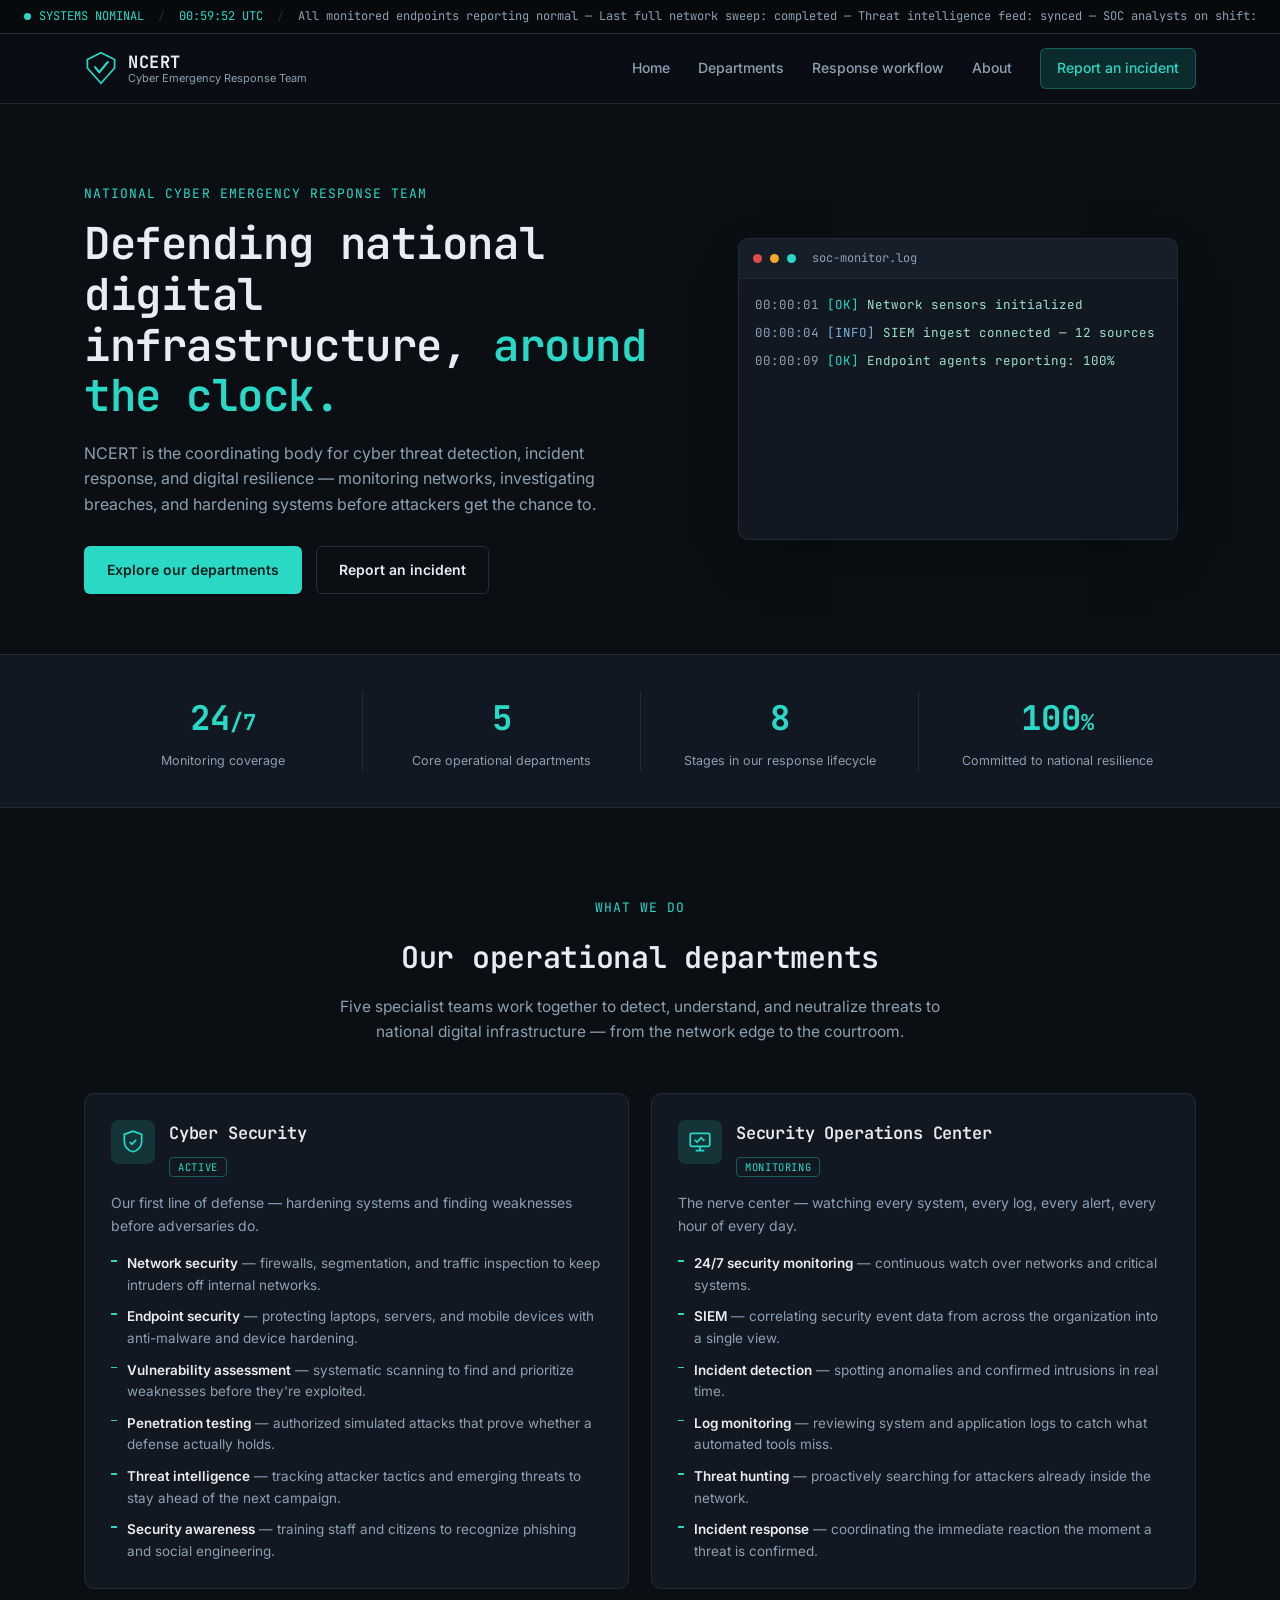
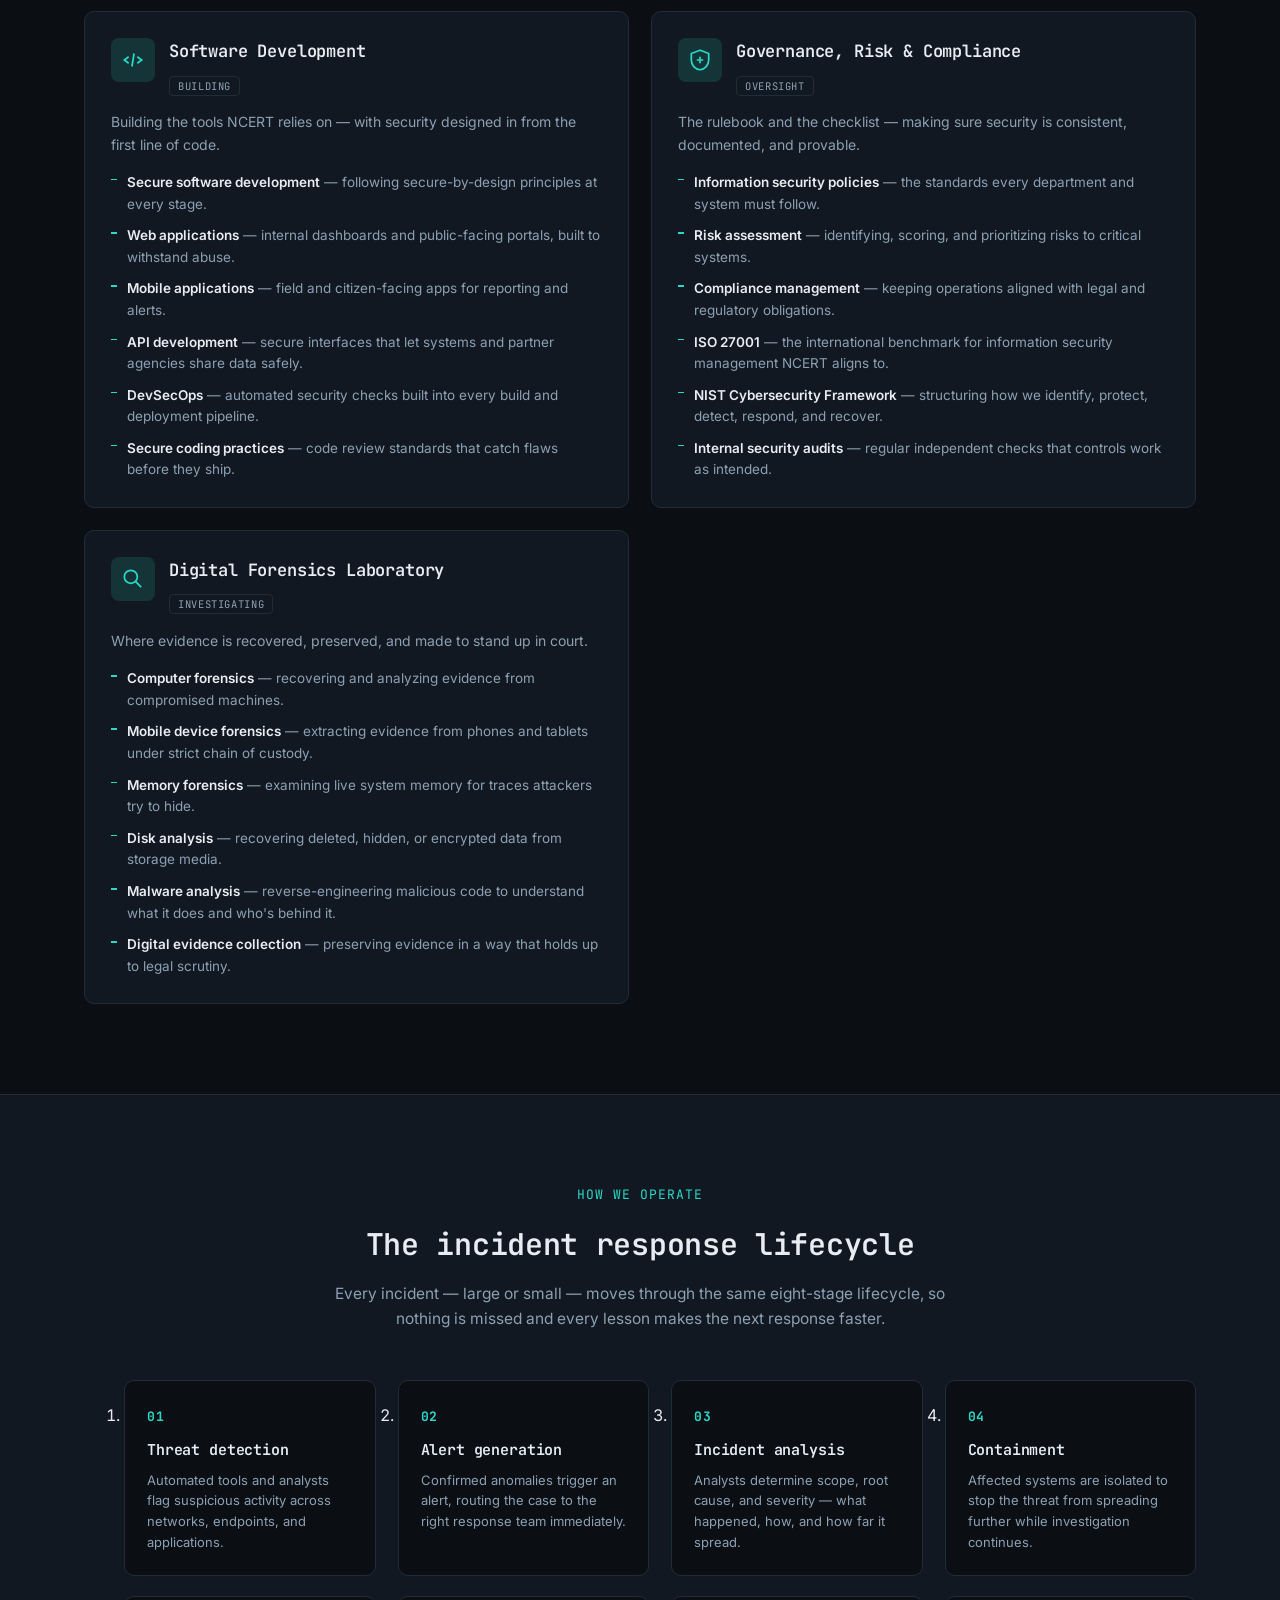
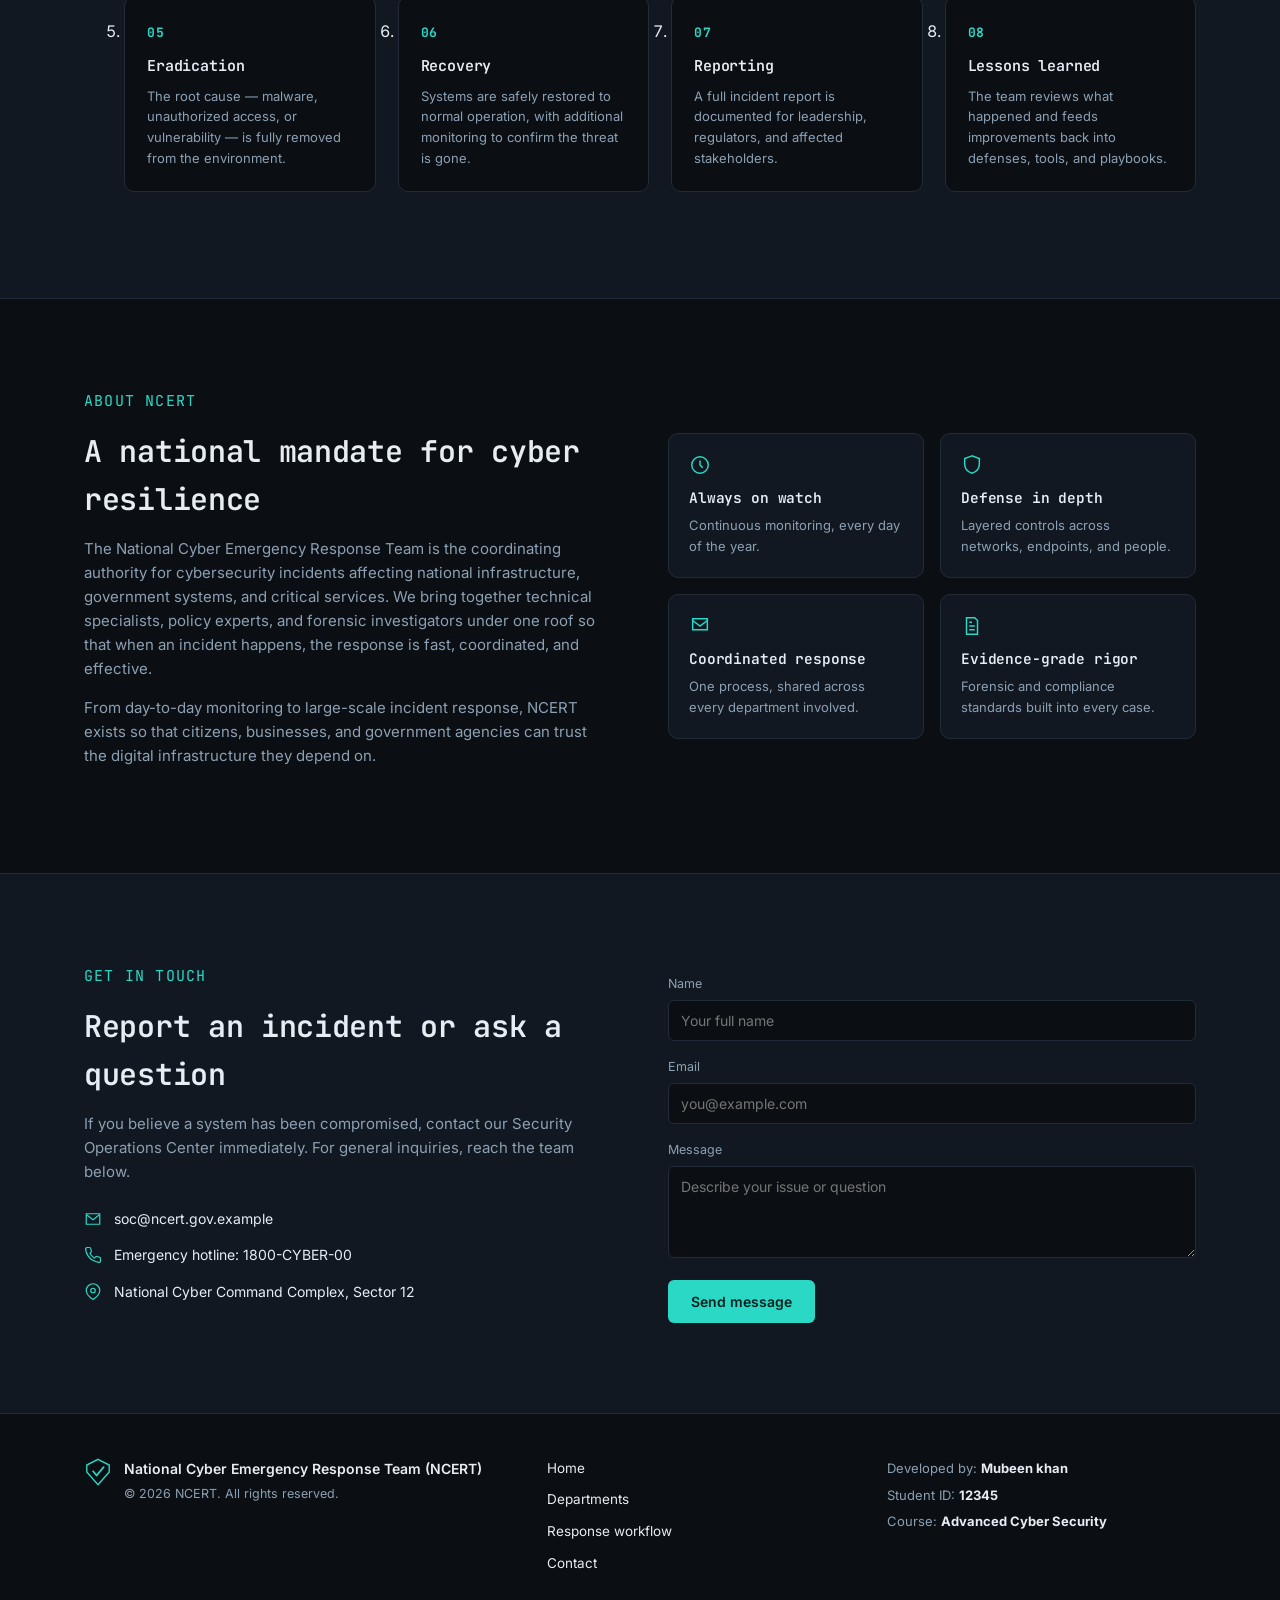
<file: files/index.html>
<!DOCTYPE html>
<html lang="en">
<head>
<meta charset="UTF-8">
<meta name="viewport" content="width=device-width, initial-scale=1.0">
<title>NCERT — National Cyber Emergency Response Team</title>
<meta name="description" content="National Cyber Emergency Response Team — protecting critical infrastructure through monitoring, response, and resilience.">
<link rel="preconnect" href="https://fonts.googleapis.com">
<link rel="preconnect" href="https://fonts.gstatic.com" crossorigin>
<link href="https://fonts.googleapis.com/css2?family=JetBrains+Mono:wght@400;500;600;700&family=Inter:wght@400;500;600;700;800&display=swap" rel="stylesheet">
<link rel="stylesheet" href="style.css">
</head>
<body>

<!-- STATUS STRIP -->
<div class="status-strip">
  <div class="status-strip__inner">
    <span class="status-strip__item"><span class="pulse-dot"></span>SYSTEMS NOMINAL</span>
    <span class="status-strip__sep">/</span>
    <span class="status-strip__item" id="clock">--:--:-- UTC</span>
    <span class="status-strip__sep">/</span>
    <span class="status-strip__ticker-wrap"><span class="status-strip__ticker" id="ticker"></span></span>
  </div>
</div>

<!-- HEADER / NAV -->
<header class="site-header" id="top">
  <div class="container header__inner">
    <a href="#top" class="brand">
      <span class="brand__mark" aria-hidden="true">
        <svg viewBox="0 0 40 40" width="34" height="34">
          <polygon points="20,2 36,10 36,20 20,38 4,20 4,10" fill="none" stroke="currentColor" stroke-width="2"/>
          <path d="M13 19 L18 25 L28 13" fill="none" stroke="currentColor" stroke-width="2.5" stroke-linecap="round" stroke-linejoin="round"/>
        </svg>
      </span>
      <span class="brand__text">
        <span class="brand__title">NCERT</span>
        <span class="brand__subtitle">Cyber Emergency Response Team</span>
      </span>
    </a>

    <button class="nav-toggle" id="navToggle" aria-label="Toggle navigation" aria-expanded="false">
      <span></span><span></span><span></span>
    </button>

    <nav class="site-nav" id="siteNav">
      <a href="#home">Home</a>
      <a href="#departments">Departments</a>
      <a href="#workflow">Response workflow</a>
      <a href="#about">About</a>
      <a href="#contact" class="site-nav__cta">Report an incident</a>
    </nav>
  </div>
</header>

<!-- HERO -->
<section class="hero" id="home">
  <div class="container hero__inner">
    <div class="hero__copy">
      <p class="eyebrow">National Cyber Emergency Response Team</p>
      <h1>Defending national digital infrastructure, <span class="hero__accent">around the clock.</span></h1>
      <p class="hero__lead">
        NCERT is the coordinating body for cyber threat detection, incident response, and digital
        resilience — monitoring networks, investigating breaches, and hardening systems before
        attackers get the chance to.
      </p>
      <div class="hero__actions">
        <a href="#departments" class="btn btn--primary">Explore our departments</a>
        <a href="#contact" class="btn btn--ghost">Report an incident</a>
      </div>
    </div>

    <div class="hero__panel" aria-hidden="true">
      <div class="console">
        <div class="console__bar">
          <span class="console__dot console__dot--red"></span>
          <span class="console__dot console__dot--amber"></span>
          <span class="console__dot console__dot--green"></span>
          <span class="console__title">soc-monitor.log</span>
        </div>
        <div class="console__body" id="consoleBody"></div>
      </div>
    </div>
  </div>
</section>

<!-- STAT STRIP -->
<section class="stats">
  <div class="container stats__grid">
    <div class="stat">
      <span class="stat__num" data-count="24">0</span><span class="stat__unit">/7</span>
      <span class="stat__label">Monitoring coverage</span>
    </div>
    <div class="stat">
      <span class="stat__num" data-count="5">0</span>
      <span class="stat__label">Core operational departments</span>
    </div>
    <div class="stat">
      <span class="stat__num" data-count="8">0</span>
      <span class="stat__label">Stages in our response lifecycle</span>
    </div>
    <div class="stat">
      <span class="stat__num" data-count="100">0</span><span class="stat__unit">%</span>
      <span class="stat__label">Committed to national resilience</span>
    </div>
  </div>
</section>

<!-- DEPARTMENTS -->
<section class="departments" id="departments">
  <div class="container">
    <p class="eyebrow eyebrow--center">What we do</p>
    <h2 class="section-title">Our operational departments</h2>
    <p class="section-lead">
      Five specialist teams work together to detect, understand, and neutralize threats to
      national digital infrastructure — from the network edge to the courtroom.
    </p>

    <div class="dept-grid">

      <article class="dept-card" id="dept-cybersecurity">
        <div class="dept-card__head">
          <span class="dept-card__icon" aria-hidden="true">
            <svg viewBox="0 0 24 24" width="26" height="26" fill="none" stroke="currentColor" stroke-width="1.6"><path d="M12 2 4 5v6c0 5 3.4 8.7 8 10 4.6-1.3 8-5 8-10V5l-8-3Z"/><path d="m9 12 2 2 4-4"/></svg>
          </span>
          <div>
            <h3>Cyber Security</h3>
            <span class="dept-card__tag dept-card__tag--active">ACTIVE</span>
          </div>
        </div>
        <p class="dept-card__desc">Our first line of defense — hardening systems and finding weaknesses before adversaries do.</p>
        <ul class="dept-card__list">
          <li><strong>Network security</strong> — firewalls, segmentation, and traffic inspection to keep intruders off internal networks.</li>
          <li><strong>Endpoint security</strong> — protecting laptops, servers, and mobile devices with anti-malware and device hardening.</li>
          <li><strong>Vulnerability assessment</strong> — systematic scanning to find and prioritize weaknesses before they're exploited.</li>
          <li><strong>Penetration testing</strong> — authorized simulated attacks that prove whether a defense actually holds.</li>
          <li><strong>Threat intelligence</strong> — tracking attacker tactics and emerging threats to stay ahead of the next campaign.</li>
          <li><strong>Security awareness</strong> — training staff and citizens to recognize phishing and social engineering.</li>
        </ul>
      </article>

      <article class="dept-card" id="dept-soc">
        <div class="dept-card__head">
          <span class="dept-card__icon" aria-hidden="true">
            <svg viewBox="0 0 24 24" width="26" height="26" fill="none" stroke="currentColor" stroke-width="1.6"><rect x="3" y="4" width="18" height="12" rx="1.5"/><path d="M8 20h8M12 16v4"/><path d="m7 10 2.5 2L13 8l3 3"/></svg>
          </span>
          <div>
            <h3>Security Operations Center</h3>
            <span class="dept-card__tag dept-card__tag--active">MONITORING</span>
          </div>
        </div>
        <p class="dept-card__desc">The nerve center — watching every system, every log, every alert, every hour of every day.</p>
        <ul class="dept-card__list">
          <li><strong>24/7 security monitoring</strong> — continuous watch over networks and critical systems.</li>
          <li><strong>SIEM</strong> — correlating security event data from across the organization into a single view.</li>
          <li><strong>Incident detection</strong> — spotting anomalies and confirmed intrusions in real time.</li>
          <li><strong>Log monitoring</strong> — reviewing system and application logs to catch what automated tools miss.</li>
          <li><strong>Threat hunting</strong> — proactively searching for attackers already inside the network.</li>
          <li><strong>Incident response</strong> — coordinating the immediate reaction the moment a threat is confirmed.</li>
        </ul>
      </article>

      <article class="dept-card" id="dept-devsec">
        <div class="dept-card__head">
          <span class="dept-card__icon" aria-hidden="true">
            <svg viewBox="0 0 24 24" width="26" height="26" fill="none" stroke="currentColor" stroke-width="1.6"><path d="m8 9-4 3 4 3M16 9l4 3-4 3M13 6l-2 12"/></svg>
          </span>
          <div>
            <h3>Software Development</h3>
            <span class="dept-card__tag">BUILDING</span>
          </div>
        </div>
        <p class="dept-card__desc">Building the tools NCERT relies on — with security designed in from the first line of code.</p>
        <ul class="dept-card__list">
          <li><strong>Secure software development</strong> — following secure-by-design principles at every stage.</li>
          <li><strong>Web applications</strong> — internal dashboards and public-facing portals, built to withstand abuse.</li>
          <li><strong>Mobile applications</strong> — field and citizen-facing apps for reporting and alerts.</li>
          <li><strong>API development</strong> — secure interfaces that let systems and partner agencies share data safely.</li>
          <li><strong>DevSecOps</strong> — automated security checks built into every build and deployment pipeline.</li>
          <li><strong>Secure coding practices</strong> — code review standards that catch flaws before they ship.</li>
        </ul>
      </article>

      <article class="dept-card" id="dept-grc">
        <div class="dept-card__head">
          <span class="dept-card__icon" aria-hidden="true">
            <svg viewBox="0 0 24 24" width="26" height="26" fill="none" stroke="currentColor" stroke-width="1.6"><path d="M12 3 4 6v6c0 5 3.4 8.5 8 9 4.6-.5 8-4 8-9V6l-8-3Z"/><path d="M9 12h6M12 9v6"/></svg>
          </span>
          <div>
            <h3>Governance, Risk &amp; Compliance</h3>
            <span class="dept-card__tag">OVERSIGHT</span>
          </div>
        </div>
        <p class="dept-card__desc">The rulebook and the checklist — making sure security is consistent, documented, and provable.</p>
        <ul class="dept-card__list">
          <li><strong>Information security policies</strong> — the standards every department and system must follow.</li>
          <li><strong>Risk assessment</strong> — identifying, scoring, and prioritizing risks to critical systems.</li>
          <li><strong>Compliance management</strong> — keeping operations aligned with legal and regulatory obligations.</li>
          <li><strong>ISO 27001</strong> — the international benchmark for information security management NCERT aligns to.</li>
          <li><strong>NIST Cybersecurity Framework</strong> — structuring how we identify, protect, detect, respond, and recover.</li>
          <li><strong>Internal security audits</strong> — regular independent checks that controls work as intended.</li>
        </ul>
      </article>

      <article class="dept-card" id="dept-forensics">
        <div class="dept-card__head">
          <span class="dept-card__icon" aria-hidden="true">
            <svg viewBox="0 0 24 24" width="26" height="26" fill="none" stroke="currentColor" stroke-width="1.6"><circle cx="10" cy="10" r="6"/><path d="m14.5 14.5 5 5"/></svg>
          </span>
          <div>
            <h3>Digital Forensics Laboratory</h3>
            <span class="dept-card__tag">INVESTIGATING</span>
          </div>
        </div>
        <p class="dept-card__desc">Where evidence is recovered, preserved, and made to stand up in court.</p>
        <ul class="dept-card__list">
          <li><strong>Computer forensics</strong> — recovering and analyzing evidence from compromised machines.</li>
          <li><strong>Mobile device forensics</strong> — extracting evidence from phones and tablets under strict chain of custody.</li>
          <li><strong>Memory forensics</strong> — examining live system memory for traces attackers try to hide.</li>
          <li><strong>Disk analysis</strong> — recovering deleted, hidden, or encrypted data from storage media.</li>
          <li><strong>Malware analysis</strong> — reverse-engineering malicious code to understand what it does and who's behind it.</li>
          <li><strong>Digital evidence collection</strong> — preserving evidence in a way that holds up to legal scrutiny.</li>
        </ul>
      </article>

    </div>
  </div>
</section>

<!-- WORKFLOW -->
<section class="workflow" id="workflow">
  <div class="container">
    <p class="eyebrow eyebrow--center">How we operate</p>
    <h2 class="section-title">The incident response lifecycle</h2>
    <p class="section-lead">
      Every incident — large or small — moves through the same eight-stage lifecycle, so nothing
      is missed and every lesson makes the next response faster.
    </p>

    <ol class="lifecycle">
      <li class="lifecycle__step">
        <span class="lifecycle__num">01</span>
        <h3>Threat detection</h3>
        <p>Automated tools and analysts flag suspicious activity across networks, endpoints, and applications.</p>
      </li>
      <li class="lifecycle__step">
        <span class="lifecycle__num">02</span>
        <h3>Alert generation</h3>
        <p>Confirmed anomalies trigger an alert, routing the case to the right response team immediately.</p>
      </li>
      <li class="lifecycle__step">
        <span class="lifecycle__num">03</span>
        <h3>Incident analysis</h3>
        <p>Analysts determine scope, root cause, and severity — what happened, how, and how far it spread.</p>
      </li>
      <li class="lifecycle__step">
        <span class="lifecycle__num">04</span>
        <h3>Containment</h3>
        <p>Affected systems are isolated to stop the threat from spreading further while investigation continues.</p>
      </li>
      <li class="lifecycle__step">
        <span class="lifecycle__num">05</span>
        <h3>Eradication</h3>
        <p>The root cause — malware, unauthorized access, or vulnerability — is fully removed from the environment.</p>
      </li>
      <li class="lifecycle__step">
        <span class="lifecycle__num">06</span>
        <h3>Recovery</h3>
        <p>Systems are safely restored to normal operation, with additional monitoring to confirm the threat is gone.</p>
      </li>
      <li class="lifecycle__step">
        <span class="lifecycle__num">07</span>
        <h3>Reporting</h3>
        <p>A full incident report is documented for leadership, regulators, and affected stakeholders.</p>
      </li>
      <li class="lifecycle__step">
        <span class="lifecycle__num">08</span>
        <h3>Lessons learned</h3>
        <p>The team reviews what happened and feeds improvements back into defenses, tools, and playbooks.</p>
      </li>
    </ol>
  </div>
</section>

<!-- ABOUT -->
<section class="about" id="about">
  <div class="container about__inner">
    <div>
      <p class="eyebrow">About NCERT</p>
      <h2 class="section-title section-title--left">A national mandate for cyber resilience</h2>
      <p>
        The National Cyber Emergency Response Team is the coordinating authority for cybersecurity
        incidents affecting national infrastructure, government systems, and critical services.
        We bring together technical specialists, policy experts, and forensic investigators under
        one roof so that when an incident happens, the response is fast, coordinated, and effective.
      </p>
      <p>
        From day-to-day monitoring to large-scale incident response, NCERT exists so that citizens,
        businesses, and government agencies can trust the digital infrastructure they depend on.
      </p>
    </div>
    <div class="about__cards">
      <div class="mini-card">
        <span class="mini-card__icon" aria-hidden="true"><svg viewBox="0 0 24 24" width="22" height="22" fill="none" stroke="currentColor" stroke-width="1.6"><circle cx="12" cy="12" r="9"/><path d="M12 7v5l3 3"/></svg></span>
        <h4>Always on watch</h4>
        <p>Continuous monitoring, every day of the year.</p>
      </div>
      <div class="mini-card">
        <span class="mini-card__icon" aria-hidden="true"><svg viewBox="0 0 24 24" width="22" height="22" fill="none" stroke="currentColor" stroke-width="1.6"><path d="M12 2 4 5v6c0 5 3.4 8.7 8 10 4.6-1.3 8-5 8-10V5l-8-3Z"/></svg></span>
        <h4>Defense in depth</h4>
        <p>Layered controls across networks, endpoints, and people.</p>
      </div>
      <div class="mini-card">
        <span class="mini-card__icon" aria-hidden="true"><svg viewBox="0 0 24 24" width="22" height="22" fill="none" stroke="currentColor" stroke-width="1.6"><path d="M4 4h16v12H4z"/><path d="m4 6 8 6 8-6"/></svg></span>
        <h4>Coordinated response</h4>
        <p>One process, shared across every department involved.</p>
      </div>
      <div class="mini-card">
        <span class="mini-card__icon" aria-hidden="true"><svg viewBox="0 0 24 24" width="22" height="22" fill="none" stroke="currentColor" stroke-width="1.6"><path d="M9 12h6M9 16h6M9 8h3"/><path d="M6 3h9l3 3v15H6z"/></svg></span>
        <h4>Evidence-grade rigor</h4>
        <p>Forensic and compliance standards built into every case.</p>
      </div>
    </div>
  </div>
</section>

<!-- CONTACT -->
<section class="contact" id="contact">
  <div class="container contact__inner">
    <div class="contact__text">
      <p class="eyebrow">Get in touch</p>
      <h2 class="section-title section-title--left">Report an incident or ask a question</h2>
      <p>If you believe a system has been compromised, contact our Security Operations Center immediately. For general inquiries, reach the team below.</p>
      <ul class="contact__list">
        <li><span aria-hidden="true"><svg viewBox="0 0 24 24" width="18" height="18" fill="none" stroke="currentColor" stroke-width="1.6"><path d="M3 5h18v14H3z"/><path d="m3 6 9 7 9-7"/></svg></span> soc@ncert.gov.example</li>
        <li><span aria-hidden="true"><svg viewBox="0 0 24 24" width="18" height="18" fill="none" stroke="currentColor" stroke-width="1.6"><path d="M22 16.9v3a2 2 0 0 1-2.2 2 19.8 19.8 0 0 1-8.6-3.1 19.5 19.5 0 0 1-6-6 19.8 19.8 0 0 1-3.1-8.7A2 2 0 0 1 4.1 2h3a2 2 0 0 1 2 1.7c.1.9.3 1.8.6 2.7a2 2 0 0 1-.4 2.1L8 9.9a16 16 0 0 0 6 6l1.4-1.4a2 2 0 0 1 2.1-.4c.9.3 1.8.5 2.7.6a2 2 0 0 1 1.8 2.2Z"/></svg></span> Emergency hotline: 1800-CYBER-00</li>
        <li><span aria-hidden="true"><svg viewBox="0 0 24 24" width="18" height="18" fill="none" stroke="currentColor" stroke-width="1.6"><path d="M21 10c0 6-9 12-9 12S3 16 3 10a9 9 0 0 1 18 0Z"/><circle cx="12" cy="10" r="3"/></svg></span> National Cyber Command Complex, Sector 12</li>
      </ul>
    </div>
    <form class="contact__form" onsubmit="event.preventDefault(); alert('This is a demo form. Connect it to a backend to send messages.');">
      <label for="name">Name</label>
      <input id="name" type="text" placeholder="Your full name" required>
      <label for="email">Email</label>
      <input id="email" type="email" placeholder="you@example.com" required>
      <label for="message">Message</label>
      <textarea id="message" rows="4" placeholder="Describe your issue or question" required></textarea>
      <button type="submit" class="btn btn--primary">Send message</button>
    </form>
  </div>
</section>

<!-- FOOTER -->
<footer class="site-footer">
  <div class="container footer__inner">
    <div class="footer__brand">
      <span class="brand__mark" aria-hidden="true">
        <svg viewBox="0 0 40 40" width="28" height="28">
          <polygon points="20,2 36,10 36,20 20,38 4,20 4,10" fill="none" stroke="currentColor" stroke-width="2"/>
          <path d="M13 19 L18 25 L28 13" fill="none" stroke="currentColor" stroke-width="2.5" stroke-linecap="round" stroke-linejoin="round"/>
        </svg>
      </span>
      <div>
        <p class="footer__title">National Cyber Emergency Response Team (NCERT)</p>
        <p class="footer__sub">© 2026 NCERT. All rights reserved.</p>
      </div>
    </div>

    <div class="footer__links">
      <a href="#home">Home</a>
      <a href="#departments">Departments</a>
      <a href="#workflow">Response workflow</a>
      <a href="#contact">Contact</a>
    </div>

    <div class="footer__credit">
      <p>Developed by: <strong>Mubeen khan</strong></p>
      <p>Student ID: <strong>12345</strong></p>
      <p>Course: <strong>Advanced Cyber Security</strong></p>
    </div>
  </div>
</footer>

<script src="script.js"></script>
</body>
</html>
</file>
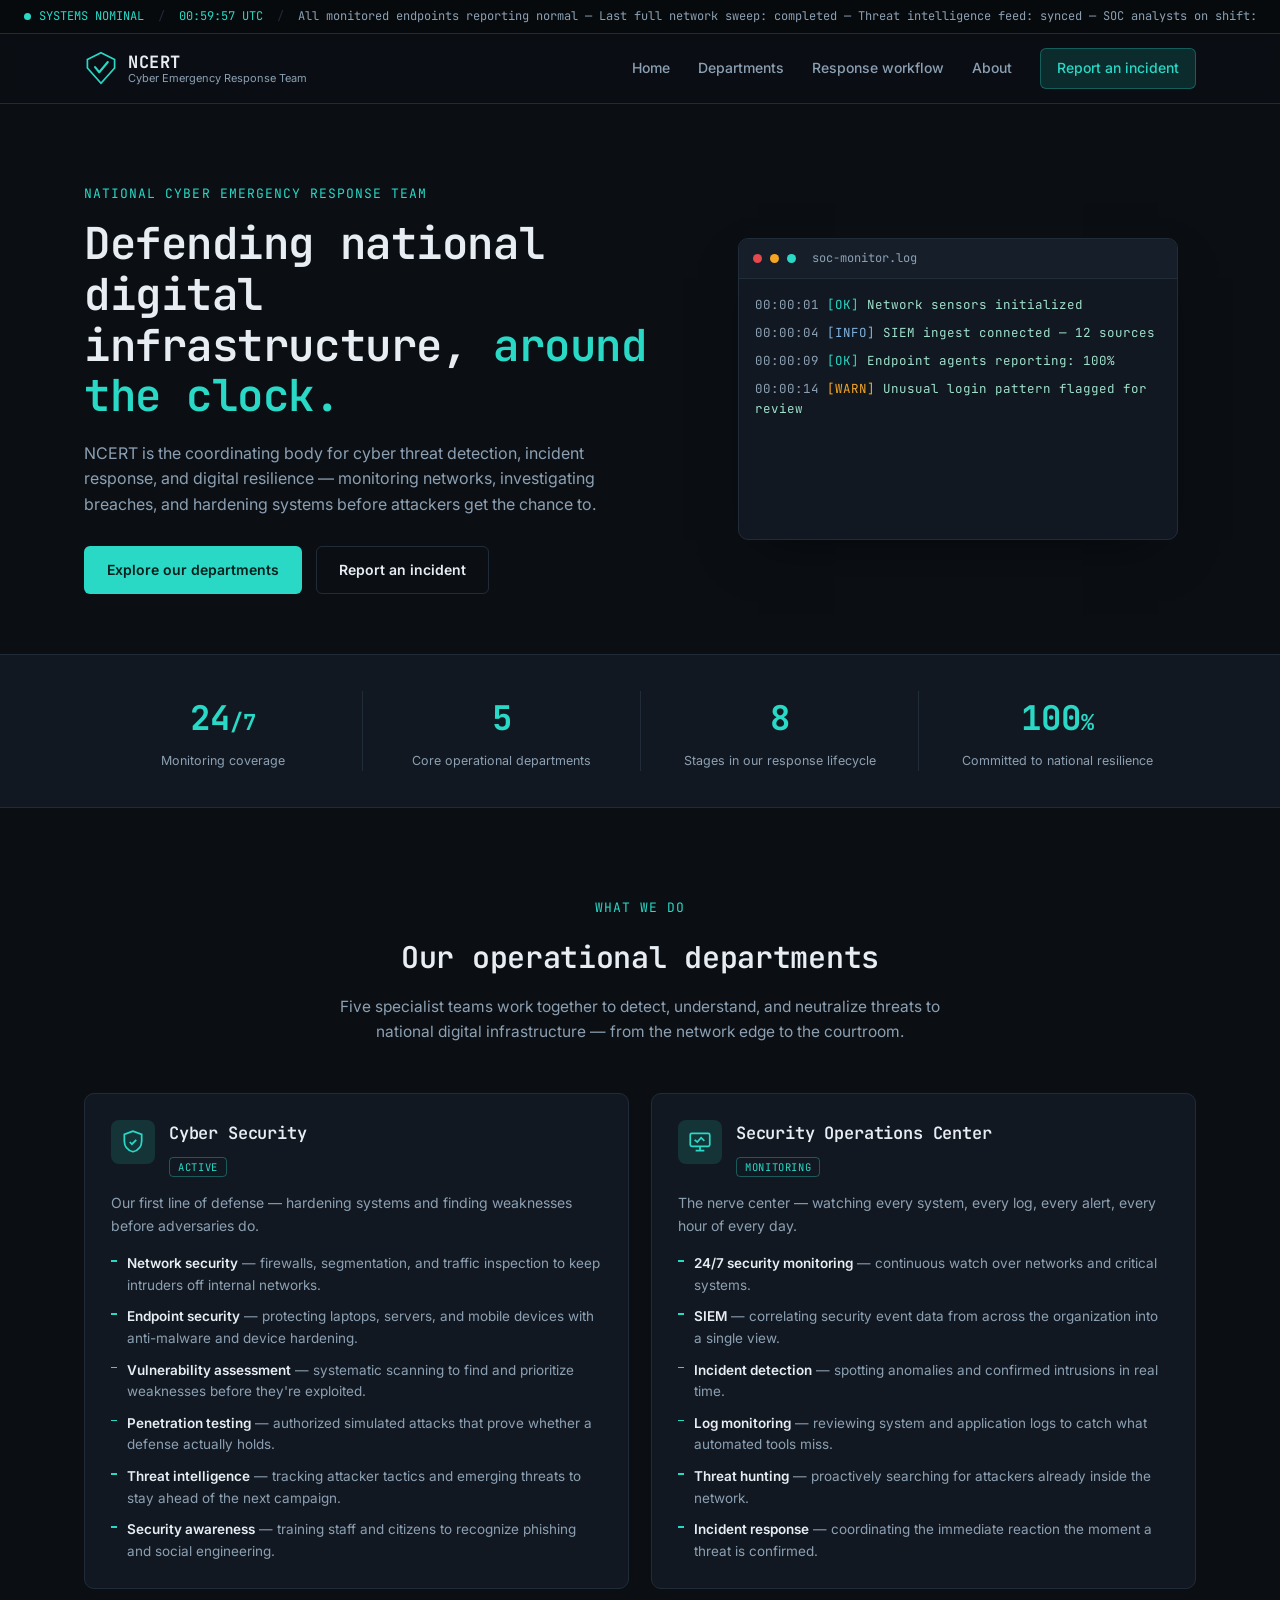
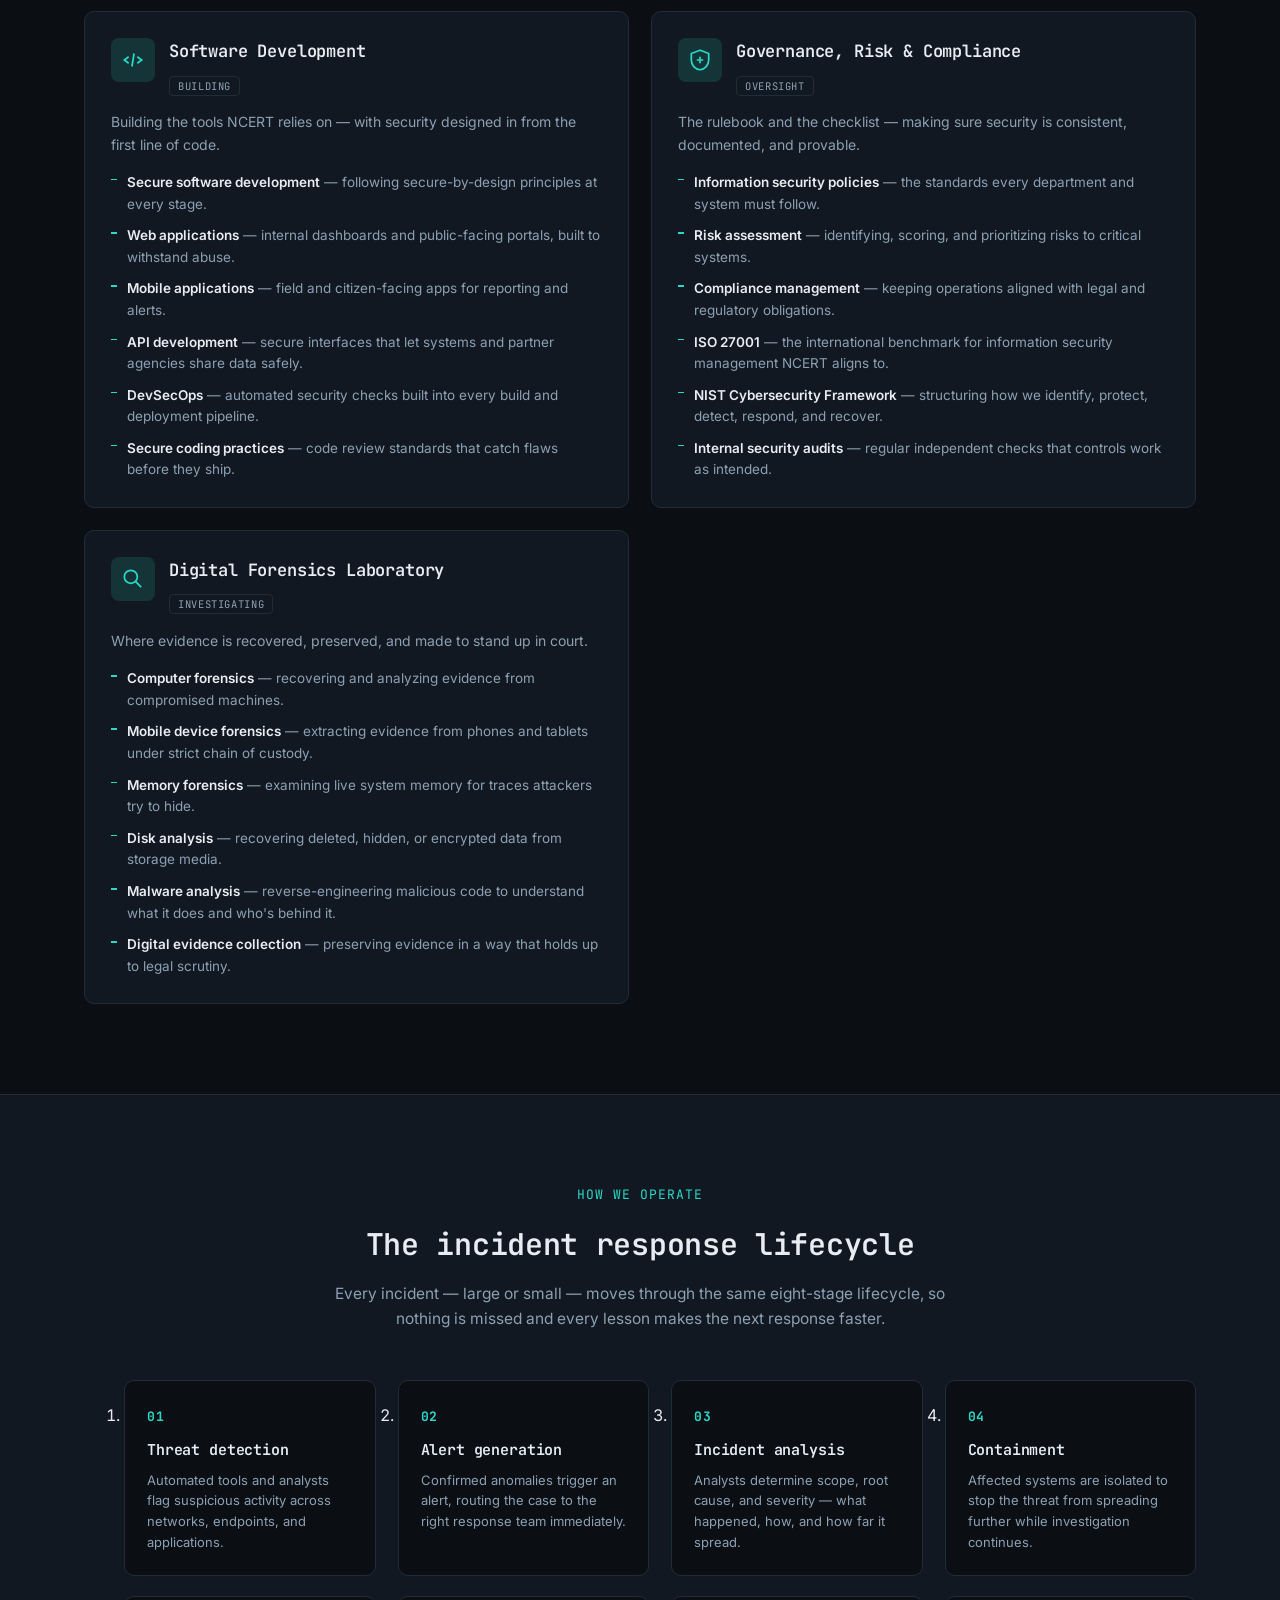
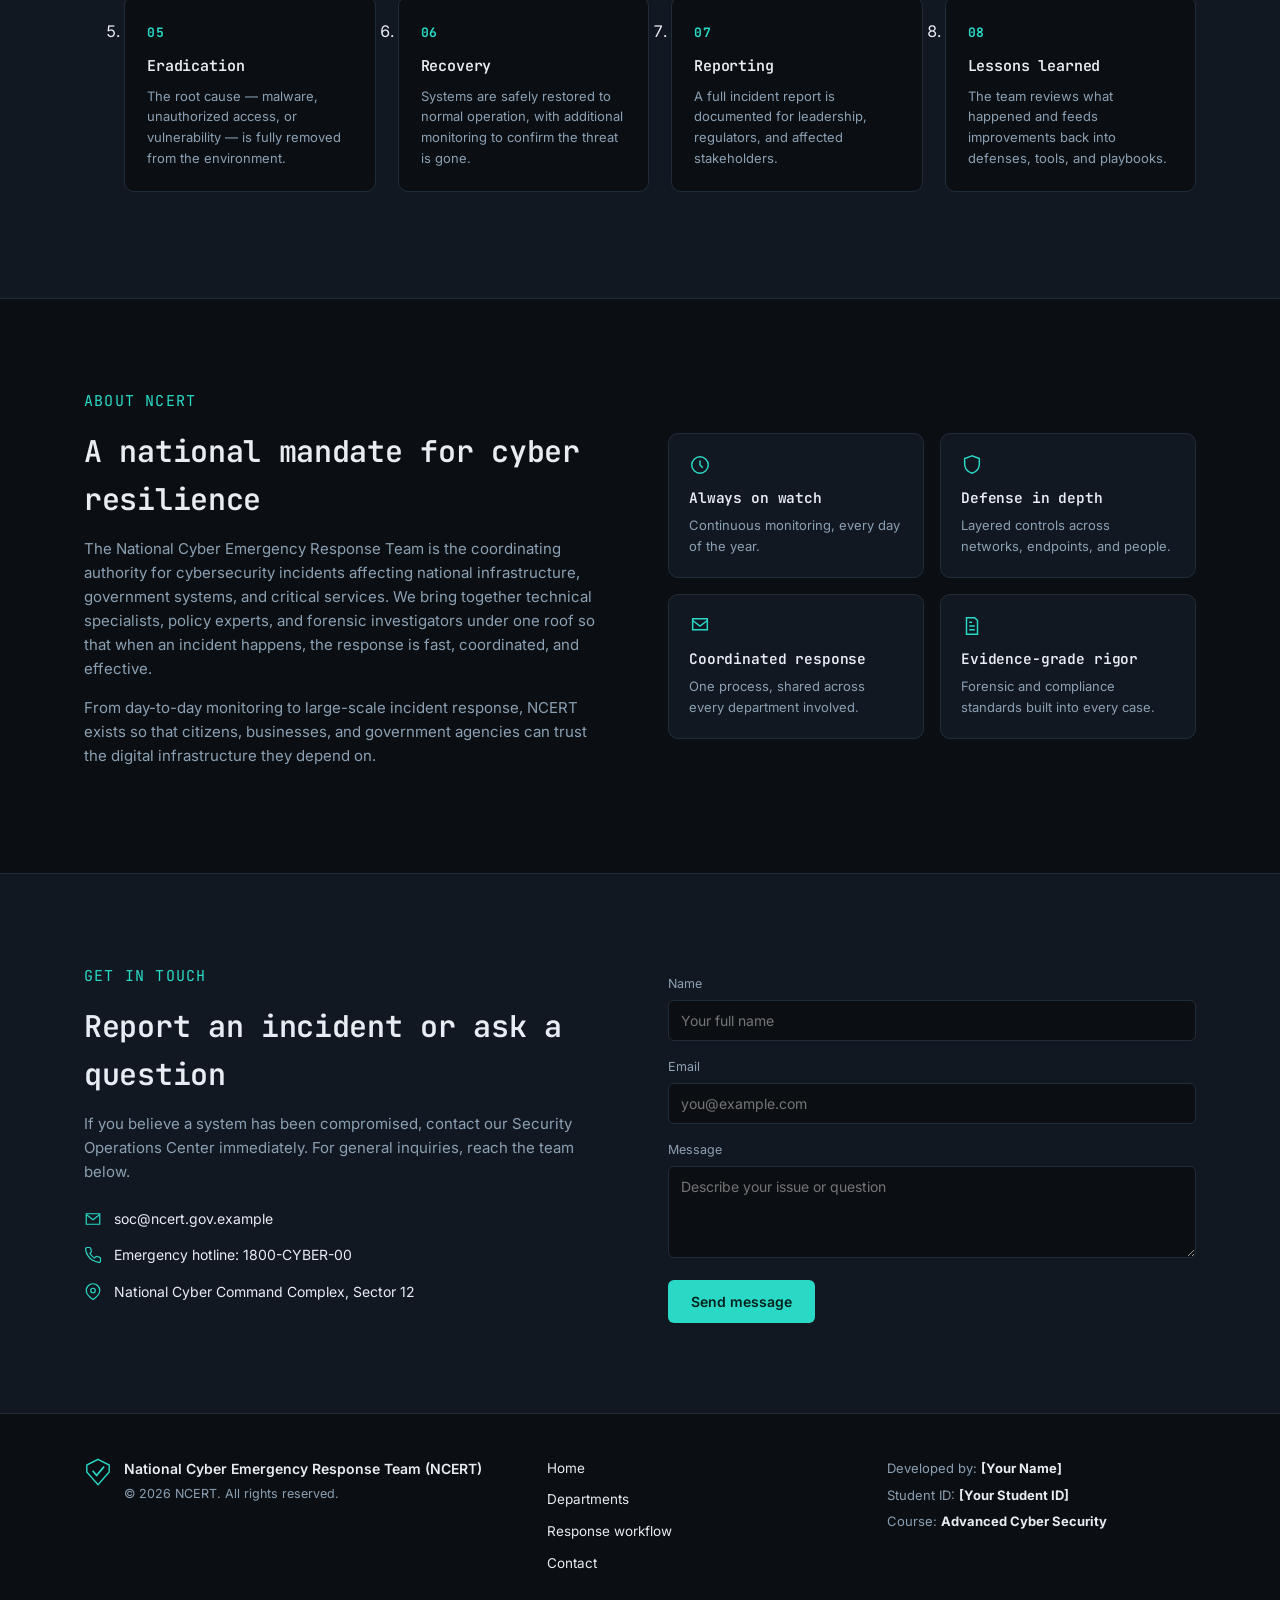
<file: files/ncert-website-project/ncert-website-project/index.html>
<!DOCTYPE html>
<html lang="en">
<head>
<meta charset="UTF-8">
<meta name="viewport" content="width=device-width, initial-scale=1.0">
<title>NCERT — National Cyber Emergency Response Team</title>
<meta name="description" content="National Cyber Emergency Response Team — protecting critical infrastructure through monitoring, response, and resilience.">
<link rel="preconnect" href="https://fonts.googleapis.com">
<link rel="preconnect" href="https://fonts.gstatic.com" crossorigin>
<link href="https://fonts.googleapis.com/css2?family=JetBrains+Mono:wght@400;500;600;700&family=Inter:wght@400;500;600;700;800&display=swap" rel="stylesheet">
<link rel="stylesheet" href="style.css">
</head>
<body>

<!-- STATUS STRIP -->
<div class="status-strip">
  <div class="status-strip__inner">
    <span class="status-strip__item"><span class="pulse-dot"></span>SYSTEMS NOMINAL</span>
    <span class="status-strip__sep">/</span>
    <span class="status-strip__item" id="clock">--:--:-- UTC</span>
    <span class="status-strip__sep">/</span>
    <span class="status-strip__ticker-wrap"><span class="status-strip__ticker" id="ticker"></span></span>
  </div>
</div>

<!-- HEADER / NAV -->
<header class="site-header" id="top">
  <div class="container header__inner">
    <a href="#top" class="brand">
      <span class="brand__mark" aria-hidden="true">
        <svg viewBox="0 0 40 40" width="34" height="34">
          <polygon points="20,2 36,10 36,20 20,38 4,20 4,10" fill="none" stroke="currentColor" stroke-width="2"/>
          <path d="M13 19 L18 25 L28 13" fill="none" stroke="currentColor" stroke-width="2.5" stroke-linecap="round" stroke-linejoin="round"/>
        </svg>
      </span>
      <span class="brand__text">
        <span class="brand__title">NCERT</span>
        <span class="brand__subtitle">Cyber Emergency Response Team</span>
      </span>
    </a>

    <button class="nav-toggle" id="navToggle" aria-label="Toggle navigation" aria-expanded="false">
      <span></span><span></span><span></span>
    </button>

    <nav class="site-nav" id="siteNav">
      <a href="#home">Home</a>
      <a href="#departments">Departments</a>
      <a href="#workflow">Response workflow</a>
      <a href="#about">About</a>
      <a href="#contact" class="site-nav__cta">Report an incident</a>
    </nav>
  </div>
</header>

<!-- HERO -->
<section class="hero" id="home">
  <div class="container hero__inner">
    <div class="hero__copy">
      <p class="eyebrow">National Cyber Emergency Response Team</p>
      <h1>Defending national digital infrastructure, <span class="hero__accent">around the clock.</span></h1>
      <p class="hero__lead">
        NCERT is the coordinating body for cyber threat detection, incident response, and digital
        resilience — monitoring networks, investigating breaches, and hardening systems before
        attackers get the chance to.
      </p>
      <div class="hero__actions">
        <a href="#departments" class="btn btn--primary">Explore our departments</a>
        <a href="#contact" class="btn btn--ghost">Report an incident</a>
      </div>
    </div>

    <div class="hero__panel" aria-hidden="true">
      <div class="console">
        <div class="console__bar">
          <span class="console__dot console__dot--red"></span>
          <span class="console__dot console__dot--amber"></span>
          <span class="console__dot console__dot--green"></span>
          <span class="console__title">soc-monitor.log</span>
        </div>
        <div class="console__body" id="consoleBody"></div>
      </div>
    </div>
  </div>
</section>

<!-- STAT STRIP -->
<section class="stats">
  <div class="container stats__grid">
    <div class="stat">
      <span class="stat__num" data-count="24">0</span><span class="stat__unit">/7</span>
      <span class="stat__label">Monitoring coverage</span>
    </div>
    <div class="stat">
      <span class="stat__num" data-count="5">0</span>
      <span class="stat__label">Core operational departments</span>
    </div>
    <div class="stat">
      <span class="stat__num" data-count="8">0</span>
      <span class="stat__label">Stages in our response lifecycle</span>
    </div>
    <div class="stat">
      <span class="stat__num" data-count="100">0</span><span class="stat__unit">%</span>
      <span class="stat__label">Committed to national resilience</span>
    </div>
  </div>
</section>

<!-- DEPARTMENTS -->
<section class="departments" id="departments">
  <div class="container">
    <p class="eyebrow eyebrow--center">What we do</p>
    <h2 class="section-title">Our operational departments</h2>
    <p class="section-lead">
      Five specialist teams work together to detect, understand, and neutralize threats to
      national digital infrastructure — from the network edge to the courtroom.
    </p>

    <div class="dept-grid">

      <article class="dept-card" id="dept-cybersecurity">
        <div class="dept-card__head">
          <span class="dept-card__icon" aria-hidden="true">
            <svg viewBox="0 0 24 24" width="26" height="26" fill="none" stroke="currentColor" stroke-width="1.6"><path d="M12 2 4 5v6c0 5 3.4 8.7 8 10 4.6-1.3 8-5 8-10V5l-8-3Z"/><path d="m9 12 2 2 4-4"/></svg>
          </span>
          <div>
            <h3>Cyber Security</h3>
            <span class="dept-card__tag dept-card__tag--active">ACTIVE</span>
          </div>
        </div>
        <p class="dept-card__desc">Our first line of defense — hardening systems and finding weaknesses before adversaries do.</p>
        <ul class="dept-card__list">
          <li><strong>Network security</strong> — firewalls, segmentation, and traffic inspection to keep intruders off internal networks.</li>
          <li><strong>Endpoint security</strong> — protecting laptops, servers, and mobile devices with anti-malware and device hardening.</li>
          <li><strong>Vulnerability assessment</strong> — systematic scanning to find and prioritize weaknesses before they're exploited.</li>
          <li><strong>Penetration testing</strong> — authorized simulated attacks that prove whether a defense actually holds.</li>
          <li><strong>Threat intelligence</strong> — tracking attacker tactics and emerging threats to stay ahead of the next campaign.</li>
          <li><strong>Security awareness</strong> — training staff and citizens to recognize phishing and social engineering.</li>
        </ul>
      </article>

      <article class="dept-card" id="dept-soc">
        <div class="dept-card__head">
          <span class="dept-card__icon" aria-hidden="true">
            <svg viewBox="0 0 24 24" width="26" height="26" fill="none" stroke="currentColor" stroke-width="1.6"><rect x="3" y="4" width="18" height="12" rx="1.5"/><path d="M8 20h8M12 16v4"/><path d="m7 10 2.5 2L13 8l3 3"/></svg>
          </span>
          <div>
            <h3>Security Operations Center</h3>
            <span class="dept-card__tag dept-card__tag--active">MONITORING</span>
          </div>
        </div>
        <p class="dept-card__desc">The nerve center — watching every system, every log, every alert, every hour of every day.</p>
        <ul class="dept-card__list">
          <li><strong>24/7 security monitoring</strong> — continuous watch over networks and critical systems.</li>
          <li><strong>SIEM</strong> — correlating security event data from across the organization into a single view.</li>
          <li><strong>Incident detection</strong> — spotting anomalies and confirmed intrusions in real time.</li>
          <li><strong>Log monitoring</strong> — reviewing system and application logs to catch what automated tools miss.</li>
          <li><strong>Threat hunting</strong> — proactively searching for attackers already inside the network.</li>
          <li><strong>Incident response</strong> — coordinating the immediate reaction the moment a threat is confirmed.</li>
        </ul>
      </article>

      <article class="dept-card" id="dept-devsec">
        <div class="dept-card__head">
          <span class="dept-card__icon" aria-hidden="true">
            <svg viewBox="0 0 24 24" width="26" height="26" fill="none" stroke="currentColor" stroke-width="1.6"><path d="m8 9-4 3 4 3M16 9l4 3-4 3M13 6l-2 12"/></svg>
          </span>
          <div>
            <h3>Software Development</h3>
            <span class="dept-card__tag">BUILDING</span>
          </div>
        </div>
        <p class="dept-card__desc">Building the tools NCERT relies on — with security designed in from the first line of code.</p>
        <ul class="dept-card__list">
          <li><strong>Secure software development</strong> — following secure-by-design principles at every stage.</li>
          <li><strong>Web applications</strong> — internal dashboards and public-facing portals, built to withstand abuse.</li>
          <li><strong>Mobile applications</strong> — field and citizen-facing apps for reporting and alerts.</li>
          <li><strong>API development</strong> — secure interfaces that let systems and partner agencies share data safely.</li>
          <li><strong>DevSecOps</strong> — automated security checks built into every build and deployment pipeline.</li>
          <li><strong>Secure coding practices</strong> — code review standards that catch flaws before they ship.</li>
        </ul>
      </article>

      <article class="dept-card" id="dept-grc">
        <div class="dept-card__head">
          <span class="dept-card__icon" aria-hidden="true">
            <svg viewBox="0 0 24 24" width="26" height="26" fill="none" stroke="currentColor" stroke-width="1.6"><path d="M12 3 4 6v6c0 5 3.4 8.5 8 9 4.6-.5 8-4 8-9V6l-8-3Z"/><path d="M9 12h6M12 9v6"/></svg>
          </span>
          <div>
            <h3>Governance, Risk &amp; Compliance</h3>
            <span class="dept-card__tag">OVERSIGHT</span>
          </div>
        </div>
        <p class="dept-card__desc">The rulebook and the checklist — making sure security is consistent, documented, and provable.</p>
        <ul class="dept-card__list">
          <li><strong>Information security policies</strong> — the standards every department and system must follow.</li>
          <li><strong>Risk assessment</strong> — identifying, scoring, and prioritizing risks to critical systems.</li>
          <li><strong>Compliance management</strong> — keeping operations aligned with legal and regulatory obligations.</li>
          <li><strong>ISO 27001</strong> — the international benchmark for information security management NCERT aligns to.</li>
          <li><strong>NIST Cybersecurity Framework</strong> — structuring how we identify, protect, detect, respond, and recover.</li>
          <li><strong>Internal security audits</strong> — regular independent checks that controls work as intended.</li>
        </ul>
      </article>

      <article class="dept-card" id="dept-forensics">
        <div class="dept-card__head">
          <span class="dept-card__icon" aria-hidden="true">
            <svg viewBox="0 0 24 24" width="26" height="26" fill="none" stroke="currentColor" stroke-width="1.6"><circle cx="10" cy="10" r="6"/><path d="m14.5 14.5 5 5"/></svg>
          </span>
          <div>
            <h3>Digital Forensics Laboratory</h3>
            <span class="dept-card__tag">INVESTIGATING</span>
          </div>
        </div>
        <p class="dept-card__desc">Where evidence is recovered, preserved, and made to stand up in court.</p>
        <ul class="dept-card__list">
          <li><strong>Computer forensics</strong> — recovering and analyzing evidence from compromised machines.</li>
          <li><strong>Mobile device forensics</strong> — extracting evidence from phones and tablets under strict chain of custody.</li>
          <li><strong>Memory forensics</strong> — examining live system memory for traces attackers try to hide.</li>
          <li><strong>Disk analysis</strong> — recovering deleted, hidden, or encrypted data from storage media.</li>
          <li><strong>Malware analysis</strong> — reverse-engineering malicious code to understand what it does and who's behind it.</li>
          <li><strong>Digital evidence collection</strong> — preserving evidence in a way that holds up to legal scrutiny.</li>
        </ul>
      </article>

    </div>
  </div>
</section>

<!-- WORKFLOW -->
<section class="workflow" id="workflow">
  <div class="container">
    <p class="eyebrow eyebrow--center">How we operate</p>
    <h2 class="section-title">The incident response lifecycle</h2>
    <p class="section-lead">
      Every incident — large or small — moves through the same eight-stage lifecycle, so nothing
      is missed and every lesson makes the next response faster.
    </p>

    <ol class="lifecycle">
      <li class="lifecycle__step">
        <span class="lifecycle__num">01</span>
        <h3>Threat detection</h3>
        <p>Automated tools and analysts flag suspicious activity across networks, endpoints, and applications.</p>
      </li>
      <li class="lifecycle__step">
        <span class="lifecycle__num">02</span>
        <h3>Alert generation</h3>
        <p>Confirmed anomalies trigger an alert, routing the case to the right response team immediately.</p>
      </li>
      <li class="lifecycle__step">
        <span class="lifecycle__num">03</span>
        <h3>Incident analysis</h3>
        <p>Analysts determine scope, root cause, and severity — what happened, how, and how far it spread.</p>
      </li>
      <li class="lifecycle__step">
        <span class="lifecycle__num">04</span>
        <h3>Containment</h3>
        <p>Affected systems are isolated to stop the threat from spreading further while investigation continues.</p>
      </li>
      <li class="lifecycle__step">
        <span class="lifecycle__num">05</span>
        <h3>Eradication</h3>
        <p>The root cause — malware, unauthorized access, or vulnerability — is fully removed from the environment.</p>
      </li>
      <li class="lifecycle__step">
        <span class="lifecycle__num">06</span>
        <h3>Recovery</h3>
        <p>Systems are safely restored to normal operation, with additional monitoring to confirm the threat is gone.</p>
      </li>
      <li class="lifecycle__step">
        <span class="lifecycle__num">07</span>
        <h3>Reporting</h3>
        <p>A full incident report is documented for leadership, regulators, and affected stakeholders.</p>
      </li>
      <li class="lifecycle__step">
        <span class="lifecycle__num">08</span>
        <h3>Lessons learned</h3>
        <p>The team reviews what happened and feeds improvements back into defenses, tools, and playbooks.</p>
      </li>
    </ol>
  </div>
</section>

<!-- ABOUT -->
<section class="about" id="about">
  <div class="container about__inner">
    <div>
      <p class="eyebrow">About NCERT</p>
      <h2 class="section-title section-title--left">A national mandate for cyber resilience</h2>
      <p>
        The National Cyber Emergency Response Team is the coordinating authority for cybersecurity
        incidents affecting national infrastructure, government systems, and critical services.
        We bring together technical specialists, policy experts, and forensic investigators under
        one roof so that when an incident happens, the response is fast, coordinated, and effective.
      </p>
      <p>
        From day-to-day monitoring to large-scale incident response, NCERT exists so that citizens,
        businesses, and government agencies can trust the digital infrastructure they depend on.
      </p>
    </div>
    <div class="about__cards">
      <div class="mini-card">
        <span class="mini-card__icon" aria-hidden="true"><svg viewBox="0 0 24 24" width="22" height="22" fill="none" stroke="currentColor" stroke-width="1.6"><circle cx="12" cy="12" r="9"/><path d="M12 7v5l3 3"/></svg></span>
        <h4>Always on watch</h4>
        <p>Continuous monitoring, every day of the year.</p>
      </div>
      <div class="mini-card">
        <span class="mini-card__icon" aria-hidden="true"><svg viewBox="0 0 24 24" width="22" height="22" fill="none" stroke="currentColor" stroke-width="1.6"><path d="M12 2 4 5v6c0 5 3.4 8.7 8 10 4.6-1.3 8-5 8-10V5l-8-3Z"/></svg></span>
        <h4>Defense in depth</h4>
        <p>Layered controls across networks, endpoints, and people.</p>
      </div>
      <div class="mini-card">
        <span class="mini-card__icon" aria-hidden="true"><svg viewBox="0 0 24 24" width="22" height="22" fill="none" stroke="currentColor" stroke-width="1.6"><path d="M4 4h16v12H4z"/><path d="m4 6 8 6 8-6"/></svg></span>
        <h4>Coordinated response</h4>
        <p>One process, shared across every department involved.</p>
      </div>
      <div class="mini-card">
        <span class="mini-card__icon" aria-hidden="true"><svg viewBox="0 0 24 24" width="22" height="22" fill="none" stroke="currentColor" stroke-width="1.6"><path d="M9 12h6M9 16h6M9 8h3"/><path d="M6 3h9l3 3v15H6z"/></svg></span>
        <h4>Evidence-grade rigor</h4>
        <p>Forensic and compliance standards built into every case.</p>
      </div>
    </div>
  </div>
</section>

<!-- CONTACT -->
<section class="contact" id="contact">
  <div class="container contact__inner">
    <div class="contact__text">
      <p class="eyebrow">Get in touch</p>
      <h2 class="section-title section-title--left">Report an incident or ask a question</h2>
      <p>If you believe a system has been compromised, contact our Security Operations Center immediately. For general inquiries, reach the team below.</p>
      <ul class="contact__list">
        <li><span aria-hidden="true"><svg viewBox="0 0 24 24" width="18" height="18" fill="none" stroke="currentColor" stroke-width="1.6"><path d="M3 5h18v14H3z"/><path d="m3 6 9 7 9-7"/></svg></span> soc@ncert.gov.example</li>
        <li><span aria-hidden="true"><svg viewBox="0 0 24 24" width="18" height="18" fill="none" stroke="currentColor" stroke-width="1.6"><path d="M22 16.9v3a2 2 0 0 1-2.2 2 19.8 19.8 0 0 1-8.6-3.1 19.5 19.5 0 0 1-6-6 19.8 19.8 0 0 1-3.1-8.7A2 2 0 0 1 4.1 2h3a2 2 0 0 1 2 1.7c.1.9.3 1.8.6 2.7a2 2 0 0 1-.4 2.1L8 9.9a16 16 0 0 0 6 6l1.4-1.4a2 2 0 0 1 2.1-.4c.9.3 1.8.5 2.7.6a2 2 0 0 1 1.8 2.2Z"/></svg></span> Emergency hotline: 1800-CYBER-00</li>
        <li><span aria-hidden="true"><svg viewBox="0 0 24 24" width="18" height="18" fill="none" stroke="currentColor" stroke-width="1.6"><path d="M21 10c0 6-9 12-9 12S3 16 3 10a9 9 0 0 1 18 0Z"/><circle cx="12" cy="10" r="3"/></svg></span> National Cyber Command Complex, Sector 12</li>
      </ul>
    </div>
    <form class="contact__form" onsubmit="event.preventDefault(); alert('This is a demo form. Connect it to a backend to send messages.');">
      <label for="name">Name</label>
      <input id="name" type="text" placeholder="Your full name" required>
      <label for="email">Email</label>
      <input id="email" type="email" placeholder="you@example.com" required>
      <label for="message">Message</label>
      <textarea id="message" rows="4" placeholder="Describe your issue or question" required></textarea>
      <button type="submit" class="btn btn--primary">Send message</button>
    </form>
  </div>
</section>

<!-- FOOTER -->
<footer class="site-footer">
  <div class="container footer__inner">
    <div class="footer__brand">
      <span class="brand__mark" aria-hidden="true">
        <svg viewBox="0 0 40 40" width="28" height="28">
          <polygon points="20,2 36,10 36,20 20,38 4,20 4,10" fill="none" stroke="currentColor" stroke-width="2"/>
          <path d="M13 19 L18 25 L28 13" fill="none" stroke="currentColor" stroke-width="2.5" stroke-linecap="round" stroke-linejoin="round"/>
        </svg>
      </span>
      <div>
        <p class="footer__title">National Cyber Emergency Response Team (NCERT)</p>
        <p class="footer__sub">© 2026 NCERT. All rights reserved.</p>
      </div>
    </div>

    <div class="footer__links">
      <a href="#home">Home</a>
      <a href="#departments">Departments</a>
      <a href="#workflow">Response workflow</a>
      <a href="#contact">Contact</a>
    </div>

    <div class="footer__credit">
      <p>Developed by: <strong>[Your Name]</strong></p>
      <p>Student ID: <strong>[Your Student ID]</strong></p>
      <p>Course: <strong>Advanced Cyber Security</strong></p>
    </div>
  </div>
</footer>

<script src="script.js"></script>
</body>
</html>
</file>
<file: files/style.css>
/* ===== Tokens ===== */
:root{
  --bg: #0B0F14;
  --panel: #121821;
  --panel-2: #161E29;
  --border: #212C39;
  --text: #E7EDF3;
  --text-muted: #8CA0B3;
  --accent: #29D9C6;
  --accent-dim: rgba(41,217,198,0.14);
  --warn: #F5A623;
  --danger: #E5484D;
  --font-display: 'JetBrains Mono', monospace;
  --font-body: 'Inter', sans-serif;
  --radius: 10px;
  --container: 1160px;
}

*,*::before,*::after{box-sizing:border-box;}
html{scroll-behavior:smooth;}
body{
  margin:0;
  background:var(--bg);
  color:var(--text);
  font-family:var(--font-body);
  line-height:1.6;
  -webkit-font-smoothing:antialiased;
}
img{max-width:100%;display:block;}
a{color:inherit;text-decoration:none;}
ul{list-style:none;margin:0;padding:0;}
h1,h2,h3,h4{font-family:var(--font-display);margin:0 0 0.5em;font-weight:600;letter-spacing:-0.01em;}
p{margin:0 0 1em;color:var(--text-muted);}

.container{max-width:var(--container);margin:0 auto;padding:0 24px;}

/* ===== Status strip ===== */
.status-strip{
  background:#070A0D;
  border-bottom:1px solid var(--border);
  font-family:var(--font-display);
  font-size:12px;
  color:var(--text-muted);
  overflow:hidden;
  white-space:nowrap;
}
.status-strip__inner{
  padding:7px 24px;
  display:flex;
  align-items:center;
  gap:14px;
}
.status-strip__item{display:flex;align-items:center;gap:8px;color:var(--accent);flex-shrink:0;}
.status-strip__sep{color:var(--border);flex-shrink:0;}
.pulse-dot{
  width:7px;height:7px;border-radius:50%;
  background:var(--accent);
  box-shadow:0 0 0 0 rgba(41,217,198,0.6);
  animation:pulse 2s infinite;
}
@keyframes pulse{
  0%{box-shadow:0 0 0 0 rgba(41,217,198,0.5);}
  70%{box-shadow:0 0 0 6px rgba(41,217,198,0);}
  100%{box-shadow:0 0 0 0 rgba(41,217,198,0);}
}
.status-strip__ticker-wrap{overflow:hidden;flex:1;}
.status-strip__ticker{white-space:nowrap;color:var(--text-muted);}

/* ===== Header ===== */
.site-header{
  position:sticky;top:0;z-index:50;
  background:rgba(11,15,20,0.9);
  backdrop-filter:blur(8px);
  border-bottom:1px solid var(--border);
}
.header__inner{
  display:flex;align-items:center;justify-content:space-between;
  padding:14px 24px;
}
.brand{display:flex;align-items:center;gap:10px;}
.brand__mark{color:var(--accent);display:flex;}
.brand__text{display:flex;flex-direction:column;line-height:1.2;}
.brand__title{font-family:var(--font-display);font-weight:700;font-size:17px;letter-spacing:0.03em;}
.brand__subtitle{font-size:11px;color:var(--text-muted);}

.site-nav{display:flex;align-items:center;gap:28px;font-size:14px;font-weight:500;}
.site-nav a{color:var(--text-muted);transition:color .15s;}
.site-nav a:hover{color:var(--text);}
.site-nav__cta{
  background:var(--accent-dim);
  color:var(--accent) !important;
  padding:8px 16px;
  border-radius:6px;
  border:1px solid rgba(41,217,198,0.3);
}

.nav-toggle{
  display:none;
  flex-direction:column;
  gap:5px;
  background:none;border:none;cursor:pointer;padding:6px;
}
.nav-toggle span{width:22px;height:2px;background:var(--text);display:block;}

/* ===== Hero ===== */
.hero{padding:80px 0 60px;border-bottom:1px solid var(--border);}
.hero__inner{
  display:grid;
  grid-template-columns:1.1fr 0.9fr;
  gap:56px;
  align-items:center;
}
.eyebrow{
  font-family:var(--font-display);
  color:var(--accent);
  font-size:13px;
  letter-spacing:0.08em;
  text-transform:uppercase;
  margin-bottom:14px;
}
.eyebrow--center{text-align:center;}
.hero h1{font-size:44px;line-height:1.15;color:var(--text);margin-bottom:20px;}
.hero__accent{color:var(--accent);}
.hero__lead{font-size:16px;max-width:520px;}
.hero__actions{display:flex;gap:14px;margin-top:28px;flex-wrap:wrap;}

.btn{
  display:inline-flex;align-items:center;justify-content:center;
  padding:12px 22px;border-radius:6px;
  font-weight:600;font-size:14px;
  font-family:var(--font-body);
  transition:transform .15s, background .15s, border-color .15s;
  border:1px solid transparent;
  cursor:pointer;
}
.btn--primary{background:var(--accent);color:#04201C;}
.btn--primary:hover{transform:translateY(-1px);}
.btn--ghost{border-color:var(--border);color:var(--text);}
.btn--ghost:hover{border-color:var(--accent);color:var(--accent);}

.hero__panel{display:flex;justify-content:center;}
.console{
  background:var(--panel);
  border:1px solid var(--border);
  border-radius:var(--radius);
  width:100%;max-width:440px;
  overflow:hidden;
  box-shadow:0 20px 50px -20px rgba(0,0,0,0.6);
}
.console__bar{
  display:flex;align-items:center;gap:8px;
  padding:10px 14px;
  background:var(--panel-2);
  border-bottom:1px solid var(--border);
}
.console__dot{width:9px;height:9px;border-radius:50%;}
.console__dot--red{background:var(--danger);}
.console__dot--amber{background:var(--warn);}
.console__dot--green{background:var(--accent);}
.console__title{margin-left:8px;font-family:var(--font-display);font-size:12px;color:var(--text-muted);}
.console__body{
  padding:16px;
  font-family:var(--font-display);
  font-size:12.5px;
  min-height:260px;
  color:#9FE1CB;
}
.console__line{margin-bottom:8px;opacity:0;animation:fadeIn .3s forwards;}
.console__line .time{color:var(--text-muted);margin-right:8px;}
.console__line.ok .tag{color:var(--accent);}
.console__line.warn .tag{color:var(--warn);}
.console__line.info .tag{color:#7FB2E0;}
@keyframes fadeIn{to{opacity:1;}}

/* ===== Stats ===== */
.stats{border-bottom:1px solid var(--border);background:var(--panel);}
.stats__grid{
  display:grid;grid-template-columns:repeat(4,1fr);
  padding:36px 24px;
}
.stat{text-align:center;border-left:1px solid var(--border);}
.stat:first-child{border-left:none;}
.stat__num{font-family:var(--font-display);font-size:34px;font-weight:700;color:var(--accent);}
.stat__unit{font-family:var(--font-display);font-size:22px;font-weight:700;color:var(--accent);}
.stat__label{display:block;font-size:12.5px;color:var(--text-muted);margin-top:6px;}

/* ===== Section shared ===== */
.section-title{
  font-size:30px;color:var(--text);text-align:center;margin-bottom:14px;
}
.section-title--left{text-align:left;}
.section-lead{
  max-width:620px;margin:0 auto 48px;text-align:center;font-size:15.5px;
}
.about .section-lead, .contact .section-lead{text-align:left;margin:0 0 24px;}

/* ===== Departments ===== */
.departments{padding:90px 0;}
.dept-grid{
  display:grid;
  grid-template-columns:repeat(2,1fr);
  gap:22px;
}
.dept-card{
  background:var(--panel);
  border:1px solid var(--border);
  border-radius:var(--radius);
  padding:26px;
  transition:border-color .15s, transform .15s;
}
.dept-card:hover{border-color:rgba(41,217,198,0.4);transform:translateY(-2px);}
.dept-card__head{display:flex;align-items:flex-start;gap:14px;margin-bottom:14px;}
.dept-card__icon{
  color:var(--accent);
  background:var(--accent-dim);
  width:44px;height:44px;border-radius:8px;
  display:flex;align-items:center;justify-content:center;
  flex-shrink:0;
}
.dept-card__head h3{font-size:17px;color:var(--text);margin-bottom:6px;}
.dept-card__tag{
  font-family:var(--font-display);
  font-size:10.5px;letter-spacing:0.06em;
  color:var(--text-muted);
  border:1px solid var(--border);
  padding:2px 8px;border-radius:4px;
}
.dept-card__tag--active{color:var(--accent);border-color:rgba(41,217,198,0.35);}
.dept-card__desc{font-size:14px;margin-bottom:16px;}
.dept-card__list{display:flex;flex-direction:column;gap:10px;}
.dept-card__list li{font-size:13.5px;color:var(--text-muted);padding-left:16px;position:relative;}
.dept-card__list li::before{
  content:'';position:absolute;left:0;top:7px;
  width:6px;height:1.5px;background:var(--accent);
}
.dept-card__list strong{color:var(--text);font-weight:600;}

/* ===== Workflow / lifecycle ===== */
.workflow{padding:90px 0;background:var(--panel);border-top:1px solid var(--border);border-bottom:1px solid var(--border);}
.lifecycle{
  display:grid;
  grid-template-columns:repeat(4,1fr);
  gap:20px 22px;
  counter-reset:step;
}
.lifecycle__step{
  background:var(--bg);
  border:1px solid var(--border);
  border-radius:var(--radius);
  padding:22px;
  position:relative;
}
.lifecycle__num{
  font-family:var(--font-display);
  color:var(--accent);
  font-size:13px;
  font-weight:700;
  display:block;
  margin-bottom:10px;
  letter-spacing:0.05em;
}
.lifecycle__step h3{font-size:15px;color:var(--text);margin-bottom:8px;}
.lifecycle__step p{font-size:13px;margin:0;}

/* ===== About ===== */
.about{padding:90px 0;}
.about__inner{display:grid;grid-template-columns:1fr 1fr;gap:56px;align-items:center;}
.about p{font-size:15px;}
.about__cards{display:grid;grid-template-columns:1fr 1fr;gap:16px;}
.mini-card{
  background:var(--panel);border:1px solid var(--border);
  border-radius:var(--radius);padding:20px;
}
.mini-card__icon{color:var(--accent);display:inline-flex;margin-bottom:10px;}
.mini-card h4{font-size:14.5px;color:var(--text);margin-bottom:6px;}
.mini-card p{font-size:13px;margin:0;}

/* ===== Contact ===== */
.contact{padding:90px 0;background:var(--panel);border-top:1px solid var(--border);}
.contact__inner{display:grid;grid-template-columns:1fr 1fr;gap:56px;}
.contact p{font-size:15px;}
.contact__list{display:flex;flex-direction:column;gap:14px;margin-top:24px;}
.contact__list li{display:flex;align-items:center;gap:12px;font-size:14px;color:var(--text);}
.contact__list li span{color:var(--accent);flex-shrink:0;display:flex;}

.contact__form{display:flex;flex-direction:column;gap:6px;}
.contact__form label{font-size:12.5px;color:var(--text-muted);margin-top:10px;}
.contact__form input,.contact__form textarea{
  background:var(--bg);
  border:1px solid var(--border);
  border-radius:6px;
  padding:11px 12px;
  color:var(--text);
  font-family:var(--font-body);
  font-size:14px;
  resize:vertical;
}
.contact__form input:focus,.contact__form textarea:focus{
  outline:none;border-color:var(--accent);
}
.contact__form button{margin-top:16px;align-self:flex-start;}

/* ===== Footer ===== */
.site-footer{padding:44px 0;border-top:1px solid var(--border);}
.footer__inner{
  display:grid;
  grid-template-columns:1.4fr 1fr 1fr;
  gap:30px;
  align-items:start;
}
.footer__brand{display:flex;gap:12px;color:var(--accent);}
.footer__title{color:var(--text);font-size:14px;font-weight:600;margin:0;}
.footer__sub{font-size:12.5px;margin:4px 0 0;}
.footer__links{display:flex;flex-direction:column;gap:10px;font-size:13.5px;}
.footer__links a:hover{color:var(--accent);}
.footer__credit{font-size:13px;}
.footer__credit p{margin:0 0 6px;}
.footer__credit strong{color:var(--text);}

/* ===== Responsive ===== */
@media (max-width: 900px){
  .hero__inner{grid-template-columns:1fr;}
  .hero h1{font-size:34px;}
  .stats__grid{grid-template-columns:repeat(2,1fr);gap:24px;}
  .stat{border-left:none;}
  .dept-grid{grid-template-columns:1fr;}
  .lifecycle{grid-template-columns:repeat(2,1fr);}
  .about__inner, .contact__inner{grid-template-columns:1fr;}
  .about__cards{grid-template-columns:1fr 1fr;}
  .footer__inner{grid-template-columns:1fr;gap:24px;}

  .nav-toggle{display:flex;}
  .site-nav{
    position:absolute;top:100%;left:0;right:0;
    background:var(--bg);
    border-bottom:1px solid var(--border);
    flex-direction:column;
    align-items:flex-start;
    padding:16px 24px;
    gap:16px;
    display:none;
  }
  .site-nav.is-open{display:flex;}
  .site-nav__cta{width:100%;text-align:center;}
}

@media (max-width: 560px){
  .lifecycle{grid-template-columns:1fr;}
  .stats__grid{grid-template-columns:1fr 1fr;}
  .about__cards{grid-template-columns:1fr;}
  .hero h1{font-size:28px;}
}

@media (prefers-reduced-motion: reduce){
  *{animation-duration:0.01ms !important; animation-iteration-count:1 !important; transition-duration:0.01ms !important;}
  html{scroll-behavior:auto;}
}
</file>
<file: files/ncert-website-project/ncert-website-project/style.css>
/* ===== Tokens ===== */
:root{
  --bg: #0B0F14;
  --panel: #121821;
  --panel-2: #161E29;
  --border: #212C39;
  --text: #E7EDF3;
  --text-muted: #8CA0B3;
  --accent: #29D9C6;
  --accent-dim: rgba(41,217,198,0.14);
  --warn: #F5A623;
  --danger: #E5484D;
  --font-display: 'JetBrains Mono', monospace;
  --font-body: 'Inter', sans-serif;
  --radius: 10px;
  --container: 1160px;
}

*,*::before,*::after{box-sizing:border-box;}
html{scroll-behavior:smooth;}
body{
  margin:0;
  background:var(--bg);
  color:var(--text);
  font-family:var(--font-body);
  line-height:1.6;
  -webkit-font-smoothing:antialiased;
}
img{max-width:100%;display:block;}
a{color:inherit;text-decoration:none;}
ul{list-style:none;margin:0;padding:0;}
h1,h2,h3,h4{font-family:var(--font-display);margin:0 0 0.5em;font-weight:600;letter-spacing:-0.01em;}
p{margin:0 0 1em;color:var(--text-muted);}

.container{max-width:var(--container);margin:0 auto;padding:0 24px;}

/* ===== Status strip ===== */
.status-strip{
  background:#070A0D;
  border-bottom:1px solid var(--border);
  font-family:var(--font-display);
  font-size:12px;
  color:var(--text-muted);
  overflow:hidden;
  white-space:nowrap;
}
.status-strip__inner{
  padding:7px 24px;
  display:flex;
  align-items:center;
  gap:14px;
}
.status-strip__item{display:flex;align-items:center;gap:8px;color:var(--accent);flex-shrink:0;}
.status-strip__sep{color:var(--border);flex-shrink:0;}
.pulse-dot{
  width:7px;height:7px;border-radius:50%;
  background:var(--accent);
  box-shadow:0 0 0 0 rgba(41,217,198,0.6);
  animation:pulse 2s infinite;
}
@keyframes pulse{
  0%{box-shadow:0 0 0 0 rgba(41,217,198,0.5);}
  70%{box-shadow:0 0 0 6px rgba(41,217,198,0);}
  100%{box-shadow:0 0 0 0 rgba(41,217,198,0);}
}
.status-strip__ticker-wrap{overflow:hidden;flex:1;}
.status-strip__ticker{white-space:nowrap;color:var(--text-muted);}

/* ===== Header ===== */
.site-header{
  position:sticky;top:0;z-index:50;
  background:rgba(11,15,20,0.9);
  backdrop-filter:blur(8px);
  border-bottom:1px solid var(--border);
}
.header__inner{
  display:flex;align-items:center;justify-content:space-between;
  padding:14px 24px;
}
.brand{display:flex;align-items:center;gap:10px;}
.brand__mark{color:var(--accent);display:flex;}
.brand__text{display:flex;flex-direction:column;line-height:1.2;}
.brand__title{font-family:var(--font-display);font-weight:700;font-size:17px;letter-spacing:0.03em;}
.brand__subtitle{font-size:11px;color:var(--text-muted);}

.site-nav{display:flex;align-items:center;gap:28px;font-size:14px;font-weight:500;}
.site-nav a{color:var(--text-muted);transition:color .15s;}
.site-nav a:hover{color:var(--text);}
.site-nav__cta{
  background:var(--accent-dim);
  color:var(--accent) !important;
  padding:8px 16px;
  border-radius:6px;
  border:1px solid rgba(41,217,198,0.3);
}

.nav-toggle{
  display:none;
  flex-direction:column;
  gap:5px;
  background:none;border:none;cursor:pointer;padding:6px;
}
.nav-toggle span{width:22px;height:2px;background:var(--text);display:block;}

/* ===== Hero ===== */
.hero{padding:80px 0 60px;border-bottom:1px solid var(--border);}
.hero__inner{
  display:grid;
  grid-template-columns:1.1fr 0.9fr;
  gap:56px;
  align-items:center;
}
.eyebrow{
  font-family:var(--font-display);
  color:var(--accent);
  font-size:13px;
  letter-spacing:0.08em;
  text-transform:uppercase;
  margin-bottom:14px;
}
.eyebrow--center{text-align:center;}
.hero h1{font-size:44px;line-height:1.15;color:var(--text);margin-bottom:20px;}
.hero__accent{color:var(--accent);}
.hero__lead{font-size:16px;max-width:520px;}
.hero__actions{display:flex;gap:14px;margin-top:28px;flex-wrap:wrap;}

.btn{
  display:inline-flex;align-items:center;justify-content:center;
  padding:12px 22px;border-radius:6px;
  font-weight:600;font-size:14px;
  font-family:var(--font-body);
  transition:transform .15s, background .15s, border-color .15s;
  border:1px solid transparent;
  cursor:pointer;
}
.btn--primary{background:var(--accent);color:#04201C;}
.btn--primary:hover{transform:translateY(-1px);}
.btn--ghost{border-color:var(--border);color:var(--text);}
.btn--ghost:hover{border-color:var(--accent);color:var(--accent);}

.hero__panel{display:flex;justify-content:center;}
.console{
  background:var(--panel);
  border:1px solid var(--border);
  border-radius:var(--radius);
  width:100%;max-width:440px;
  overflow:hidden;
  box-shadow:0 20px 50px -20px rgba(0,0,0,0.6);
}
.console__bar{
  display:flex;align-items:center;gap:8px;
  padding:10px 14px;
  background:var(--panel-2);
  border-bottom:1px solid var(--border);
}
.console__dot{width:9px;height:9px;border-radius:50%;}
.console__dot--red{background:var(--danger);}
.console__dot--amber{background:var(--warn);}
.console__dot--green{background:var(--accent);}
.console__title{margin-left:8px;font-family:var(--font-display);font-size:12px;color:var(--text-muted);}
.console__body{
  padding:16px;
  font-family:var(--font-display);
  font-size:12.5px;
  min-height:260px;
  color:#9FE1CB;
}
.console__line{margin-bottom:8px;opacity:0;animation:fadeIn .3s forwards;}
.console__line .time{color:var(--text-muted);margin-right:8px;}
.console__line.ok .tag{color:var(--accent);}
.console__line.warn .tag{color:var(--warn);}
.console__line.info .tag{color:#7FB2E0;}
@keyframes fadeIn{to{opacity:1;}}

/* ===== Stats ===== */
.stats{border-bottom:1px solid var(--border);background:var(--panel);}
.stats__grid{
  display:grid;grid-template-columns:repeat(4,1fr);
  padding:36px 24px;
}
.stat{text-align:center;border-left:1px solid var(--border);}
.stat:first-child{border-left:none;}
.stat__num{font-family:var(--font-display);font-size:34px;font-weight:700;color:var(--accent);}
.stat__unit{font-family:var(--font-display);font-size:22px;font-weight:700;color:var(--accent);}
.stat__label{display:block;font-size:12.5px;color:var(--text-muted);margin-top:6px;}

/* ===== Section shared ===== */
.section-title{
  font-size:30px;color:var(--text);text-align:center;margin-bottom:14px;
}
.section-title--left{text-align:left;}
.section-lead{
  max-width:620px;margin:0 auto 48px;text-align:center;font-size:15.5px;
}
.about .section-lead, .contact .section-lead{text-align:left;margin:0 0 24px;}

/* ===== Departments ===== */
.departments{padding:90px 0;}
.dept-grid{
  display:grid;
  grid-template-columns:repeat(2,1fr);
  gap:22px;
}
.dept-card{
  background:var(--panel);
  border:1px solid var(--border);
  border-radius:var(--radius);
  padding:26px;
  transition:border-color .15s, transform .15s;
}
.dept-card:hover{border-color:rgba(41,217,198,0.4);transform:translateY(-2px);}
.dept-card__head{display:flex;align-items:flex-start;gap:14px;margin-bottom:14px;}
.dept-card__icon{
  color:var(--accent);
  background:var(--accent-dim);
  width:44px;height:44px;border-radius:8px;
  display:flex;align-items:center;justify-content:center;
  flex-shrink:0;
}
.dept-card__head h3{font-size:17px;color:var(--text);margin-bottom:6px;}
.dept-card__tag{
  font-family:var(--font-display);
  font-size:10.5px;letter-spacing:0.06em;
  color:var(--text-muted);
  border:1px solid var(--border);
  padding:2px 8px;border-radius:4px;
}
.dept-card__tag--active{color:var(--accent);border-color:rgba(41,217,198,0.35);}
.dept-card__desc{font-size:14px;margin-bottom:16px;}
.dept-card__list{display:flex;flex-direction:column;gap:10px;}
.dept-card__list li{font-size:13.5px;color:var(--text-muted);padding-left:16px;position:relative;}
.dept-card__list li::before{
  content:'';position:absolute;left:0;top:7px;
  width:6px;height:1.5px;background:var(--accent);
}
.dept-card__list strong{color:var(--text);font-weight:600;}

/* ===== Workflow / lifecycle ===== */
.workflow{padding:90px 0;background:var(--panel);border-top:1px solid var(--border);border-bottom:1px solid var(--border);}
.lifecycle{
  display:grid;
  grid-template-columns:repeat(4,1fr);
  gap:20px 22px;
  counter-reset:step;
}
.lifecycle__step{
  background:var(--bg);
  border:1px solid var(--border);
  border-radius:var(--radius);
  padding:22px;
  position:relative;
}
.lifecycle__num{
  font-family:var(--font-display);
  color:var(--accent);
  font-size:13px;
  font-weight:700;
  display:block;
  margin-bottom:10px;
  letter-spacing:0.05em;
}
.lifecycle__step h3{font-size:15px;color:var(--text);margin-bottom:8px;}
.lifecycle__step p{font-size:13px;margin:0;}

/* ===== About ===== */
.about{padding:90px 0;}
.about__inner{display:grid;grid-template-columns:1fr 1fr;gap:56px;align-items:center;}
.about p{font-size:15px;}
.about__cards{display:grid;grid-template-columns:1fr 1fr;gap:16px;}
.mini-card{
  background:var(--panel);border:1px solid var(--border);
  border-radius:var(--radius);padding:20px;
}
.mini-card__icon{color:var(--accent);display:inline-flex;margin-bottom:10px;}
.mini-card h4{font-size:14.5px;color:var(--text);margin-bottom:6px;}
.mini-card p{font-size:13px;margin:0;}

/* ===== Contact ===== */
.contact{padding:90px 0;background:var(--panel);border-top:1px solid var(--border);}
.contact__inner{display:grid;grid-template-columns:1fr 1fr;gap:56px;}
.contact p{font-size:15px;}
.contact__list{display:flex;flex-direction:column;gap:14px;margin-top:24px;}
.contact__list li{display:flex;align-items:center;gap:12px;font-size:14px;color:var(--text);}
.contact__list li span{color:var(--accent);flex-shrink:0;display:flex;}

.contact__form{display:flex;flex-direction:column;gap:6px;}
.contact__form label{font-size:12.5px;color:var(--text-muted);margin-top:10px;}
.contact__form input,.contact__form textarea{
  background:var(--bg);
  border:1px solid var(--border);
  border-radius:6px;
  padding:11px 12px;
  color:var(--text);
  font-family:var(--font-body);
  font-size:14px;
  resize:vertical;
}
.contact__form input:focus,.contact__form textarea:focus{
  outline:none;border-color:var(--accent);
}
.contact__form button{margin-top:16px;align-self:flex-start;}

/* ===== Footer ===== */
.site-footer{padding:44px 0;border-top:1px solid var(--border);}
.footer__inner{
  display:grid;
  grid-template-columns:1.4fr 1fr 1fr;
  gap:30px;
  align-items:start;
}
.footer__brand{display:flex;gap:12px;color:var(--accent);}
.footer__title{color:var(--text);font-size:14px;font-weight:600;margin:0;}
.footer__sub{font-size:12.5px;margin:4px 0 0;}
.footer__links{display:flex;flex-direction:column;gap:10px;font-size:13.5px;}
.footer__links a:hover{color:var(--accent);}
.footer__credit{font-size:13px;}
.footer__credit p{margin:0 0 6px;}
.footer__credit strong{color:var(--text);}

/* ===== Responsive ===== */
@media (max-width: 900px){
  .hero__inner{grid-template-columns:1fr;}
  .hero h1{font-size:34px;}
  .stats__grid{grid-template-columns:repeat(2,1fr);gap:24px;}
  .stat{border-left:none;}
  .dept-grid{grid-template-columns:1fr;}
  .lifecycle{grid-template-columns:repeat(2,1fr);}
  .about__inner, .contact__inner{grid-template-columns:1fr;}
  .about__cards{grid-template-columns:1fr 1fr;}
  .footer__inner{grid-template-columns:1fr;gap:24px;}

  .nav-toggle{display:flex;}
  .site-nav{
    position:absolute;top:100%;left:0;right:0;
    background:var(--bg);
    border-bottom:1px solid var(--border);
    flex-direction:column;
    align-items:flex-start;
    padding:16px 24px;
    gap:16px;
    display:none;
  }
  .site-nav.is-open{display:flex;}
  .site-nav__cta{width:100%;text-align:center;}
}

@media (max-width: 560px){
  .lifecycle{grid-template-columns:1fr;}
  .stats__grid{grid-template-columns:1fr 1fr;}
  .about__cards{grid-template-columns:1fr;}
  .hero h1{font-size:28px;}
}

@media (prefers-reduced-motion: reduce){
  *{animation-duration:0.01ms !important; animation-iteration-count:1 !important; transition-duration:0.01ms !important;}
  html{scroll-behavior:auto;}
}
</file>
